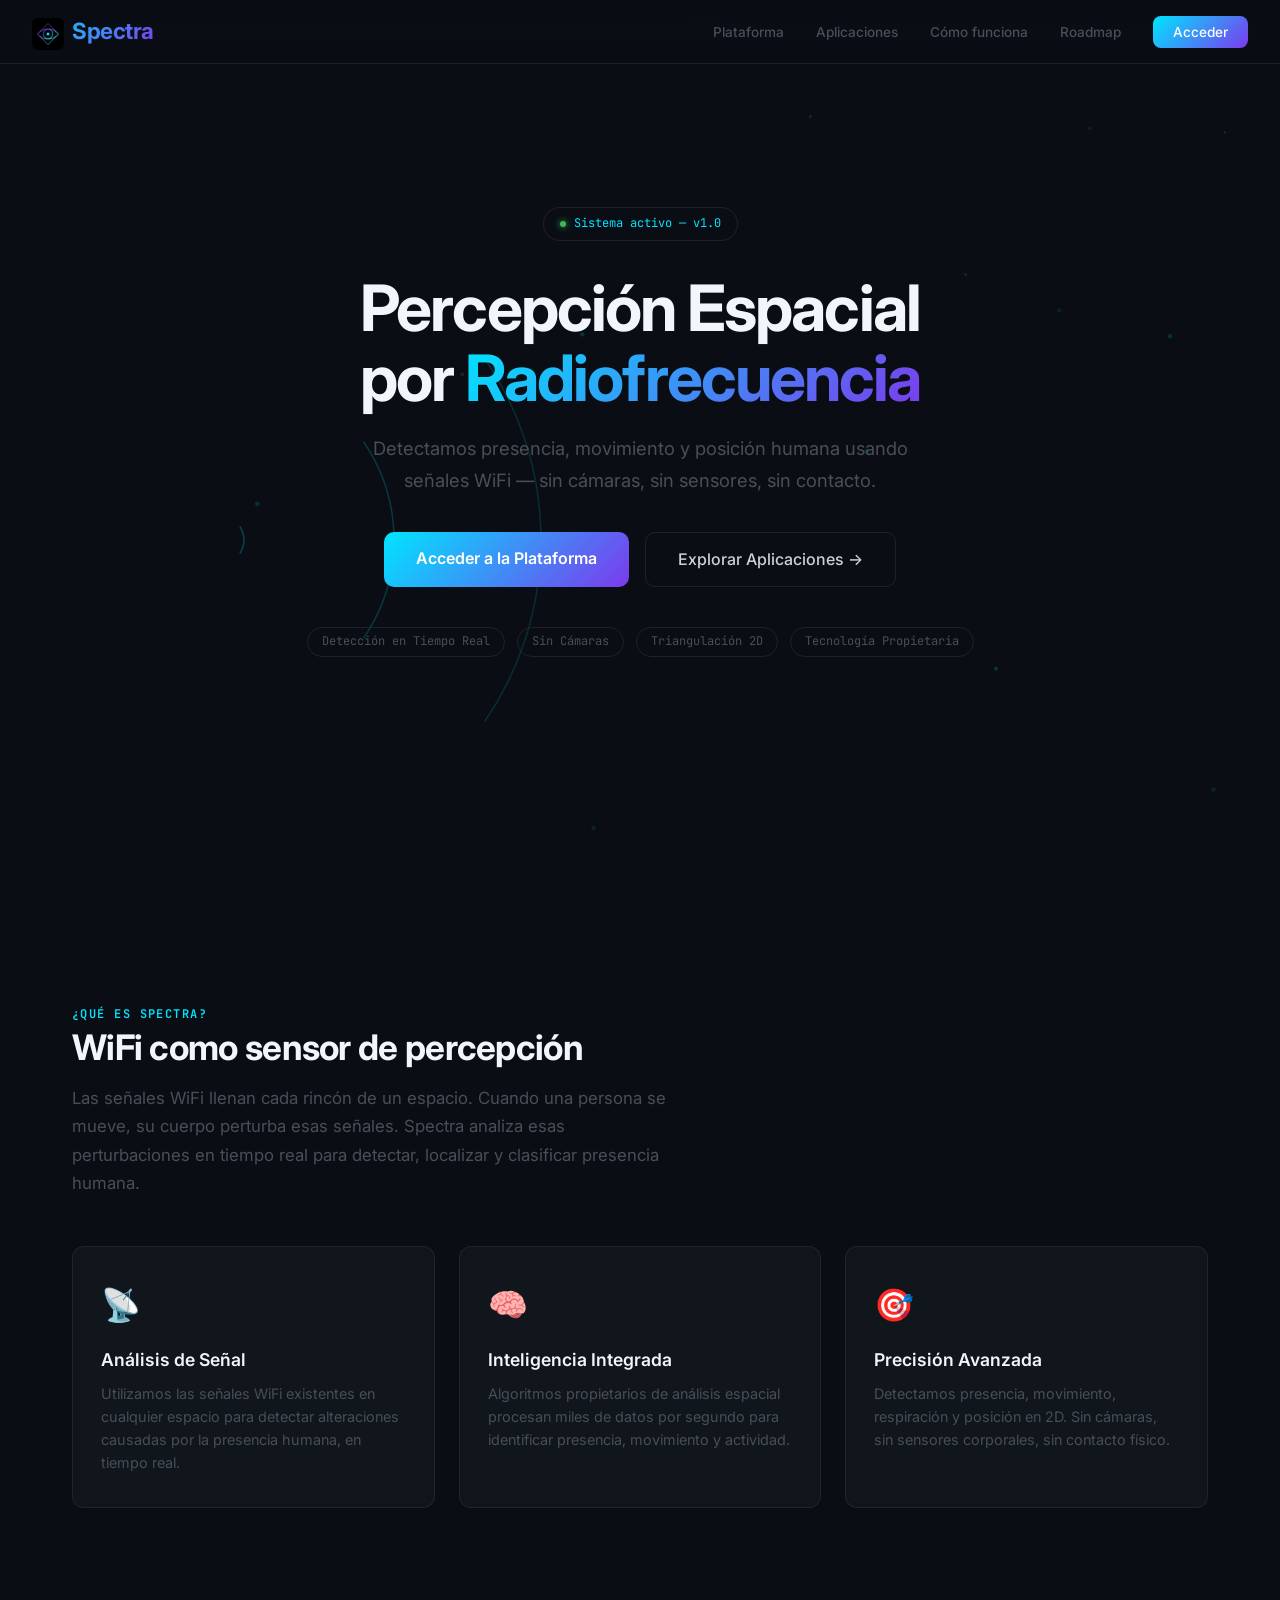
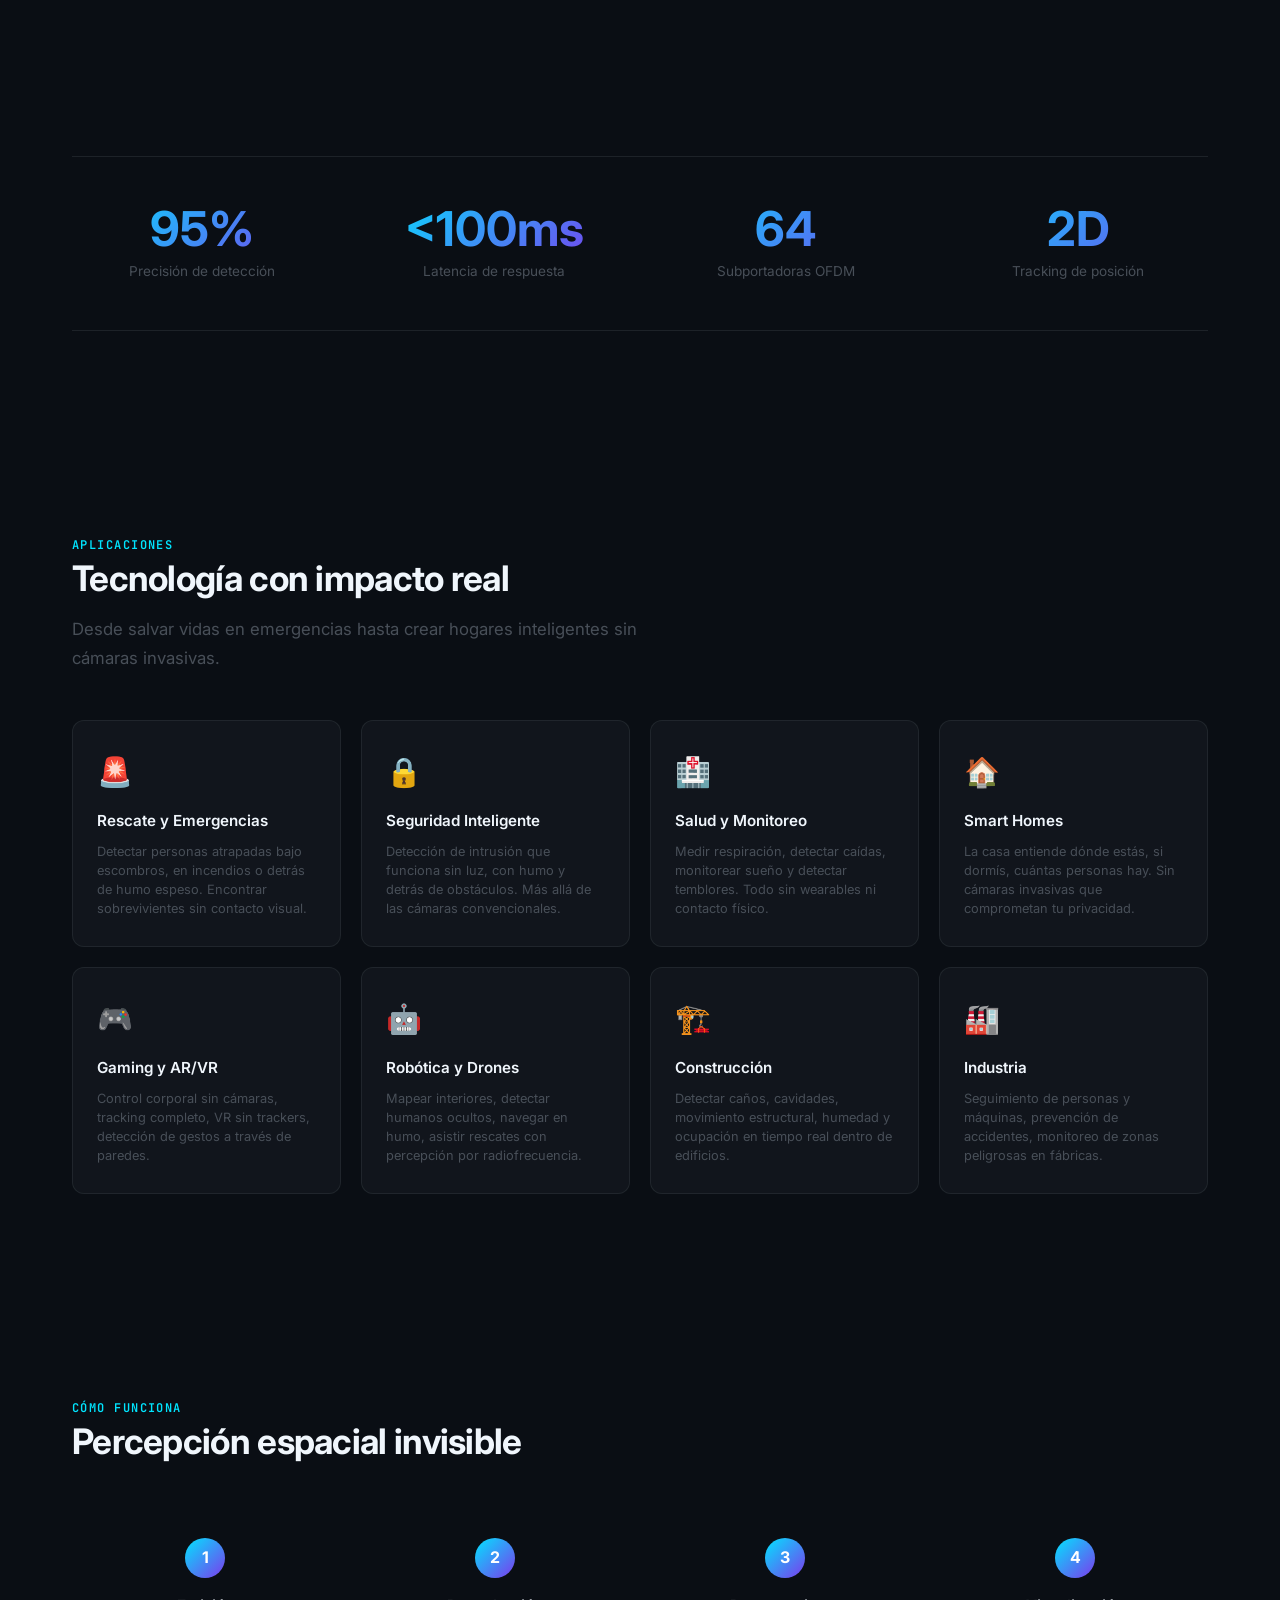
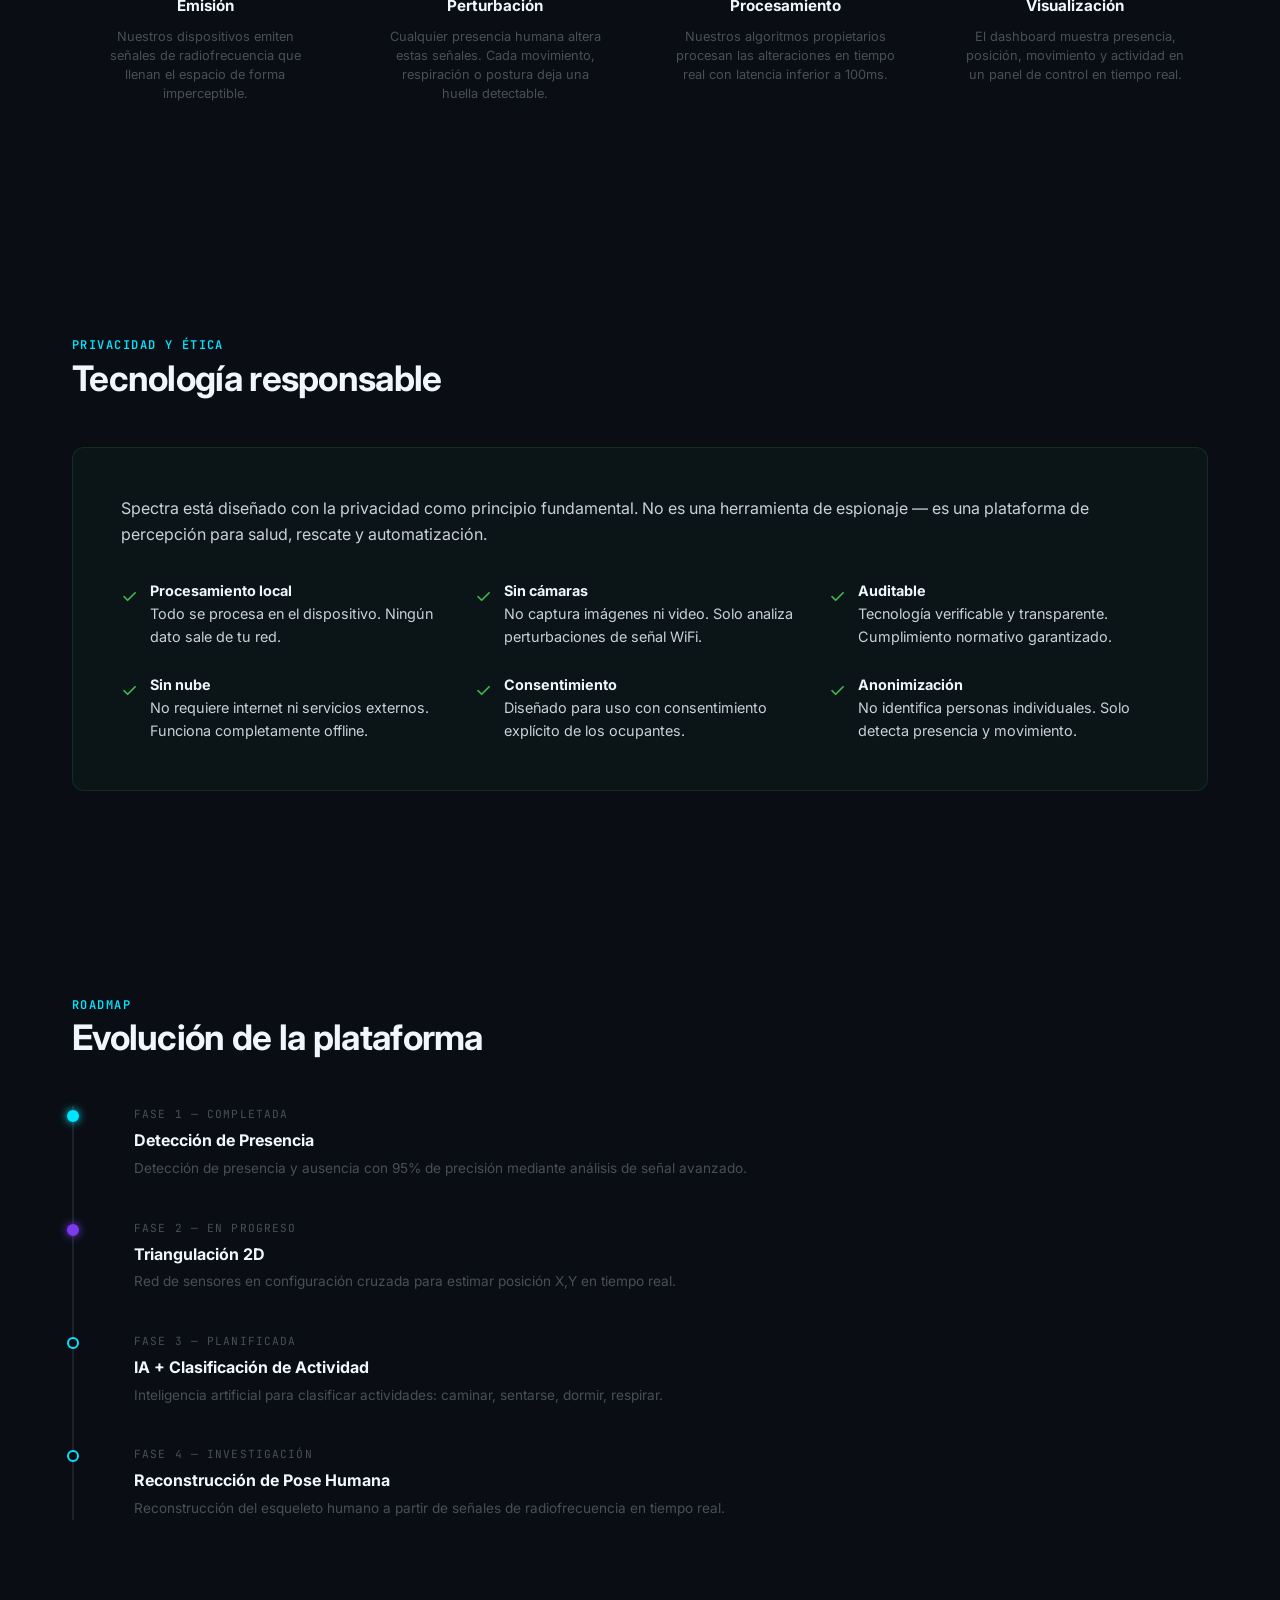
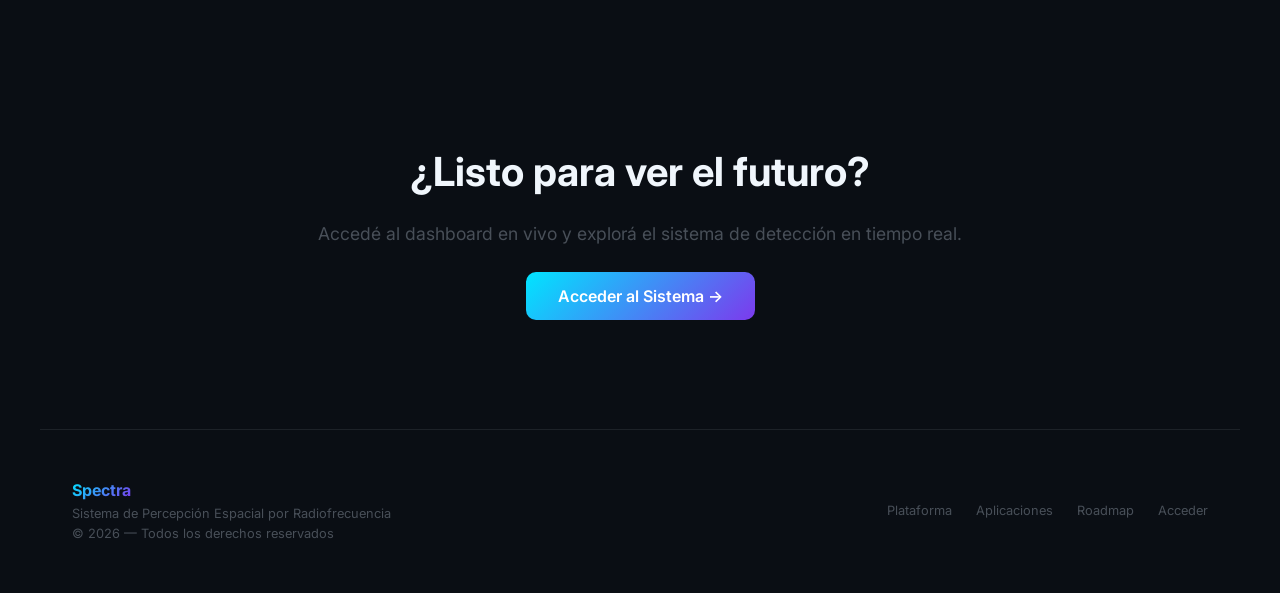
<file: dashboard/index.html>
<!DOCTYPE html>
<html lang="es">
<head>
    <meta charset="UTF-8">
    <meta name="viewport" content="width=device-width, initial-scale=1.0">
    <title>Spectra — Sistema de Percepción Espacial por Radiofrecuencia</title>
    <meta name="description" content="Detectamos presencia, movimiento y posición humana usando señales WiFi. Sin cámaras, sin sensores, sin contacto. Open source.">
    <link rel="preconnect" href="https://fonts.googleapis.com">
    <link rel="preconnect" href="https://fonts.gstatic.com" crossorigin>
    <link href="https://fonts.googleapis.com/css2?family=Inter:wght@300;400;500;600;700&family=JetBrains+Mono:wght@400;500&display=swap" rel="stylesheet">
    <link rel="stylesheet" href="styles-landing.css">
    <link rel="icon" type="image/png" href="favicon.png">
    <link rel="apple-touch-icon" href="apple-touch-icon.png">
</head>
<body>

    <!-- ─── Navbar ─── -->
    <nav class="navbar">
        <a href="#" class="nav-logo"><img src="logo-spectra.png" alt="Spectra" style="width:32px;height:32px;border-radius:6px;vertical-align:middle;margin-right:8px">Spectra</a>
        <ul class="nav-links">
            <li><a href="#que-es">Plataforma</a></li>
            <li><a href="#aplicaciones">Aplicaciones</a></li>
            <li><a href="#como-funciona">Cómo funciona</a></li>
            <li><a href="#roadmap">Roadmap</a></li>
            <li><a href="login.html" class="nav-cta">Acceder</a></li>
        </ul>
    </nav>

    <!-- ─── Hero ─── -->
    <section class="hero" id="inicio">
        <canvas id="hero-canvas"></canvas>
        <div class="hero-content">
            <div class="hero-badge">
                <div class="dot"></div>
                Sistema activo — v1.0
            </div>
            <h1>Percepción Espacial<br>por <span>Radiofrecuencia</span></h1>
            <p class="hero-sub">
                Detectamos presencia, movimiento y posición humana usando señales WiFi — sin cámaras, sin sensores, sin contacto.
            </p>
            <div class="hero-buttons">
                <a href="login.html" class="btn-primary">Acceder a la Plataforma</a>
                <a href="#aplicaciones" class="btn-secondary">Explorar Aplicaciones →</a>
            </div>
            <div class="hero-pills">
                <span class="pill">Detección en Tiempo Real</span>
                <span class="pill">Sin Cámaras</span>
                <span class="pill">Triangulación 2D</span>
                <span class="pill">Tecnología Propietaria</span>
            </div>
        </div>
    </section>

    <!-- ─── ¿Qué es? ─── -->
    <section id="que-es" class="fade-in">
        <span class="section-label">¿Qué es Spectra?</span>
        <h2 class="section-title">WiFi como sensor de percepción</h2>
        <p class="section-desc">
            Las señales WiFi llenan cada rincón de un espacio. Cuando una persona se mueve, su cuerpo perturba esas señales. Spectra analiza esas perturbaciones en tiempo real para detectar, localizar y clasificar presencia humana.
        </p>
        <div class="features-grid">
            <div class="feature-card">
                <div class="feature-icon">📡</div>
                <h3>Análisis de Señal</h3>
                <p>Utilizamos las señales WiFi existentes en cualquier espacio para detectar alteraciones causadas por la presencia humana, en tiempo real.</p>
            </div>
            <div class="feature-card">
                <div class="feature-icon">🧠</div>
                <h3>Inteligencia Integrada</h3>
                <p>Algoritmos propietarios de análisis espacial procesan miles de datos por segundo para identificar presencia, movimiento y actividad.</p>
            </div>
            <div class="feature-card">
                <div class="feature-icon">🎯</div>
                <h3>Precisión Avanzada</h3>
                <p>Detectamos presencia, movimiento, respiración y posición en 2D. Sin cámaras, sin sensores corporales, sin contacto físico.</p>
            </div>
        </div>
    </section>

    <!-- ─── Stats ─── -->
    <section class="fade-in">
        <div class="stats-row">
            <div class="stat-item">
                <div class="stat-value">95%</div>
                <div class="stat-label">Precisión de detección</div>
            </div>
            <div class="stat-item">
                <div class="stat-value"><100ms</div>
                <div class="stat-label">Latencia de respuesta</div>
            </div>
            <div class="stat-item">
                <div class="stat-value">64</div>
                <div class="stat-label">Subportadoras OFDM</div>
            </div>
            <div class="stat-item">
                <div class="stat-value">2D</div>
                <div class="stat-label">Tracking de posición</div>
            </div>
        </div>
    </section>

    <!-- ─── Aplicaciones ─── -->
    <section id="aplicaciones" class="fade-in">
        <span class="section-label">Aplicaciones</span>
        <h2 class="section-title">Tecnología con impacto real</h2>
        <p class="section-desc">
            Desde salvar vidas en emergencias hasta crear hogares inteligentes sin cámaras invasivas.
        </p>
        <div class="apps-grid">
            <div class="app-card">
                <div class="app-icon">🚨</div>
                <h4>Rescate y Emergencias</h4>
                <p>Detectar personas atrapadas bajo escombros, en incendios o detrás de humo espeso. Encontrar sobrevivientes sin contacto visual.</p>
            </div>
            <div class="app-card">
                <div class="app-icon">🔒</div>
                <h4>Seguridad Inteligente</h4>
                <p>Detección de intrusión que funciona sin luz, con humo y detrás de obstáculos. Más allá de las cámaras convencionales.</p>
            </div>
            <div class="app-card">
                <div class="app-icon">🏥</div>
                <h4>Salud y Monitoreo</h4>
                <p>Medir respiración, detectar caídas, monitorear sueño y detectar temblores. Todo sin wearables ni contacto físico.</p>
            </div>
            <div class="app-card">
                <div class="app-icon">🏠</div>
                <h4>Smart Homes</h4>
                <p>La casa entiende dónde estás, si dormís, cuántas personas hay. Sin cámaras invasivas que comprometan tu privacidad.</p>
            </div>
            <div class="app-card">
                <div class="app-icon">🎮</div>
                <h4>Gaming y AR/VR</h4>
                <p>Control corporal sin cámaras, tracking completo, VR sin trackers, detección de gestos a través de paredes.</p>
            </div>
            <div class="app-card">
                <div class="app-icon">🤖</div>
                <h4>Robótica y Drones</h4>
                <p>Mapear interiores, detectar humanos ocultos, navegar en humo, asistir rescates con percepción por radiofrecuencia.</p>
            </div>
            <div class="app-card">
                <div class="app-icon">🏗️</div>
                <h4>Construcción</h4>
                <p>Detectar caños, cavidades, movimiento estructural, humedad y ocupación en tiempo real dentro de edificios.</p>
            </div>
            <div class="app-card">
                <div class="app-icon">🏭</div>
                <h4>Industria</h4>
                <p>Seguimiento de personas y máquinas, prevención de accidentes, monitoreo de zonas peligrosas en fábricas.</p>
            </div>
        </div>
    </section>

    <!-- ─── Cómo funciona ─── -->
    <section id="como-funciona" class="fade-in">
        <span class="section-label">Cómo funciona</span>
        <h2 class="section-title">Percepción espacial invisible</h2>
        <div class="steps-row">
            <div class="step-card">
                <div class="step-num">1</div>
                <h4>Emisión</h4>
                <p>Nuestros dispositivos emiten señales de radiofrecuencia que llenan el espacio de forma imperceptible.</p>
            </div>
            <div class="step-card">
                <div class="step-num">2</div>
                <h4>Perturbación</h4>
                <p>Cualquier presencia humana altera estas señales. Cada movimiento, respiración o postura deja una huella detectable.</p>
            </div>
            <div class="step-card">
                <div class="step-num">3</div>
                <h4>Procesamiento</h4>
                <p>Nuestros algoritmos propietarios procesan las alteraciones en tiempo real con latencia inferior a 100ms.</p>
            </div>
            <div class="step-card">
                <div class="step-num">4</div>
                <h4>Visualización</h4>
                <p>El dashboard muestra presencia, posición, movimiento y actividad en un panel de control en tiempo real.</p>
            </div>
        </div>
    </section>



    <!-- ─── Ética ─── -->
    <section class="fade-in">
        <span class="section-label">Privacidad y Ética</span>
        <h2 class="section-title">Tecnología responsable</h2>
        <div class="ethics-card">
            <p style="font-size: 1rem; color: var(--text); margin-bottom: 24px;">
                Spectra está diseñado con la privacidad como principio fundamental. No es una herramienta de espionaje — es una plataforma de percepción para salud, rescate y automatización.
            </p>
            <div class="ethics-grid">
                <div class="ethics-item">
                    <span class="ethics-check">✓</span>
                    <p><strong>Procesamiento local</strong><br>Todo se procesa en el dispositivo. Ningún dato sale de tu red.</p>
                </div>
                <div class="ethics-item">
                    <span class="ethics-check">✓</span>
                    <p><strong>Sin cámaras</strong><br>No captura imágenes ni video. Solo analiza perturbaciones de señal WiFi.</p>
                </div>
                <div class="ethics-item">
                    <span class="ethics-check">✓</span>
                    <p><strong>Auditable</strong><br>Tecnología verificable y transparente. Cumplimiento normativo garantizado.</p>
                </div>
                <div class="ethics-item">
                    <span class="ethics-check">✓</span>
                    <p><strong>Sin nube</strong><br>No requiere internet ni servicios externos. Funciona completamente offline.</p>
                </div>
                <div class="ethics-item">
                    <span class="ethics-check">✓</span>
                    <p><strong>Consentimiento</strong><br>Diseñado para uso con consentimiento explícito de los ocupantes.</p>
                </div>
                <div class="ethics-item">
                    <span class="ethics-check">✓</span>
                    <p><strong>Anonimización</strong><br>No identifica personas individuales. Solo detecta presencia y movimiento.</p>
                </div>
            </div>
        </div>
    </section>

    <!-- ─── Roadmap ─── -->
    <section id="roadmap" class="fade-in">
        <span class="section-label">Roadmap</span>
        <h2 class="section-title">Evolución de la plataforma</h2>
        <div class="roadmap">
            <div class="roadmap-item">
                <div class="roadmap-dot done"></div>
                <div class="roadmap-phase">Fase 1 — Completada</div>
                <h4>Detección de Presencia</h4>
                <p>Detección de presencia y ausencia con 95% de precisión mediante análisis de señal avanzado.</p>
            </div>
            <div class="roadmap-item">
                <div class="roadmap-dot active"></div>
                <div class="roadmap-phase">Fase 2 — En progreso</div>
                <h4>Triangulación 2D</h4>
                <p>Red de sensores en configuración cruzada para estimar posición X,Y en tiempo real.</p>
            </div>
            <div class="roadmap-item">
                <div class="roadmap-dot"></div>
                <div class="roadmap-phase">Fase 3 — Planificada</div>
                <h4>IA + Clasificación de Actividad</h4>
                <p>Inteligencia artificial para clasificar actividades: caminar, sentarse, dormir, respirar.</p>
            </div>
            <div class="roadmap-item">
                <div class="roadmap-dot"></div>
                <div class="roadmap-phase">Fase 4 — Investigación</div>
                <h4>Reconstrucción de Pose Humana</h4>
                <p>Reconstrucción del esqueleto humano a partir de señales de radiofrecuencia en tiempo real.</p>
            </div>
        </div>
    </section>

    <!-- ─── CTA ─── -->
    <section class="cta-section fade-in">
        <h2>¿Listo para ver el futuro?</h2>
        <p>Accedé al dashboard en vivo y explorá el sistema de detección en tiempo real.</p>
        <a href="login.html" class="btn-primary">Acceder al Sistema →</a>
    </section>

    <!-- ─── Footer ─── -->
    <footer class="footer">
        <div class="footer-brand">
            <strong>Spectra</strong><br>
            Sistema de Percepción Espacial por Radiofrecuencia<br>
            © 2026 — Todos los derechos reservados
        </div>
        <div class="footer-links">
            <a href="#que-es">Plataforma</a>
            <a href="#aplicaciones">Aplicaciones</a>
            <a href="#roadmap">Roadmap</a>
            <a href="login.html">Acceder</a>
        </div>
    </footer>

    <script>
    // ═══ Hero canvas animation ═══
    (function() {
        const canvas = document.getElementById('hero-canvas');
        const ctx = canvas.getContext('2d');

        function resize() {
            canvas.width = canvas.parentElement.offsetWidth;
            canvas.height = canvas.parentElement.offsetHeight;
        }
        resize();
        window.addEventListener('resize', resize);

        const waves = [];
        const particles = [];
        const sourceX = () => canvas.width * 0.15;
        const sourceY = () => canvas.height * 0.6;

        // Spawn waves periodically
        let lastWave = 0;
        function spawnWave(time) {
            if (time - lastWave > 800) {
                waves.push({ born: time, x: sourceX(), y: sourceY() });
                lastWave = time;
            }
        }

        // Particles
        for (let i = 0; i < 30; i++) {
            particles.push({
                x: Math.random() * 2000,
                y: Math.random() * 1200,
                vx: (Math.random() - 0.5) * 0.4,
                vy: (Math.random() - 0.5) * 0.3,
                r: 1 + Math.random() * 1.5,
                alpha: 0.08 + Math.random() * 0.12,
            });
        }

        function draw(time) {
            ctx.clearRect(0, 0, canvas.width, canvas.height);

            spawnWave(time);

            // Draw waves
            for (let i = waves.length - 1; i >= 0; i--) {
                const age = (time - waves[i].born) / 1000;
                const radius = age * 180;
                const alpha = Math.max(0, 0.25 - age * 0.06);

                if (alpha <= 0) { waves.splice(i, 1); continue; }

                ctx.beginPath();
                ctx.arc(waves[i].x, waves[i].y, radius, -0.6, 0.6);
                ctx.strokeStyle = `rgba(0, 229, 255, ${alpha})`;
                ctx.lineWidth = 1.5;
                ctx.stroke();
            }

            // Particles
            particles.forEach(p => {
                p.x += p.vx;
                p.y += p.vy;
                if (p.x < 0 || p.x > canvas.width) p.vx *= -1;
                if (p.y < 0 || p.y > canvas.height) p.vy *= -1;
                ctx.beginPath();
                ctx.arc(p.x, p.y, p.r, 0, Math.PI * 2);
                ctx.fillStyle = `rgba(0, 229, 255, ${p.alpha})`;
                ctx.fill();
            });

            requestAnimationFrame(draw);
        }
        requestAnimationFrame(draw);
    })();

    // ═══ Scroll fade-in ═══
    const observer = new IntersectionObserver((entries) => {
        entries.forEach(entry => {
            if (entry.isIntersecting) {
                entry.target.classList.add('visible');
            }
        });
    }, { threshold: 0.1 });

    document.querySelectorAll('.fade-in').forEach(el => observer.observe(el));
    </script>
</body>
</html>
</file>
<file: dashboard/styles-landing.css>
/* ═══ Spectra Landing Page Styles ═══ */

:root {
    --bg: #0a0e14;
    --bg-card: rgba(22, 27, 34, 0.6);
    --border: rgba(48, 54, 61, 0.5);
    --text: #c9d1d9;
    --text-dim: #484f58;
    --text-bright: #f0f6fc;
    --cyan: #00e5ff;
    --purple: #7c3aed;
    --green: #3fb950;
    --gradient: linear-gradient(135deg, #00e5ff, #7c3aed);
    --radius: 12px;
}

*, *::before, *::after { margin: 0; padding: 0; box-sizing: border-box; }

html { scroll-behavior: smooth; }

body {
    background: var(--bg);
    color: var(--text);
    font-family: 'Inter', -apple-system, system-ui, sans-serif;
    line-height: 1.6;
    overflow-x: hidden;
}

/* ─── Navbar ─── */
.navbar {
    position: fixed;
    top: 0; left: 0; right: 0;
    height: 64px;
    display: flex;
    align-items: center;
    justify-content: space-between;
    padding: 0 32px;
    background: rgba(10, 14, 20, 0.85);
    backdrop-filter: blur(12px);
    border-bottom: 1px solid var(--border);
    z-index: 100;
}

.nav-logo {
    font-size: 1.4rem;
    font-weight: 700;
    background: var(--gradient);
    -webkit-background-clip: text;
    -webkit-text-fill-color: transparent;
    background-clip: text;
    letter-spacing: -0.02em;
    text-decoration: none;
}

.nav-links {
    display: flex;
    align-items: center;
    gap: 32px;
    list-style: none;
}

.nav-links a {
    color: var(--text-dim);
    text-decoration: none;
    font-size: 0.85rem;
    font-weight: 500;
    transition: color 0.2s;
}

.nav-links a:hover { color: var(--text-bright); }

.nav-cta {
    padding: 8px 20px;
    background: var(--gradient);
    color: #fff !important;
    border-radius: 8px;
    font-weight: 600;
    font-size: 0.85rem;
    transition: transform 0.15s, box-shadow 0.2s;
    text-decoration: none;
}

.nav-cta:hover {
    transform: translateY(-1px);
    box-shadow: 0 4px 20px rgba(0, 229, 255, 0.25);
}

/* ─── Sections ─── */
section {
    padding: 100px 32px;
    max-width: 1200px;
    margin: 0 auto;
}

.section-label {
    font-size: 0.75rem;
    font-weight: 600;
    text-transform: uppercase;
    letter-spacing: 0.12em;
    color: var(--cyan);
    margin-bottom: 12px;
    font-family: 'JetBrains Mono', monospace;
}

.section-title {
    font-size: 2.2rem;
    font-weight: 700;
    color: var(--text-bright);
    margin-bottom: 16px;
    letter-spacing: -0.02em;
    line-height: 1.2;
}

.section-desc {
    font-size: 1.05rem;
    color: var(--text-dim);
    max-width: 600px;
    line-height: 1.7;
}

/* ─── Hero ─── */
.hero {
    min-height: 100vh;
    display: flex;
    flex-direction: column;
    align-items: center;
    justify-content: center;
    text-align: center;
    position: relative;
    padding-top: 64px;
}

#hero-canvas {
    position: absolute;
    top: 0; left: 0;
    width: 100%; height: 100%;
    z-index: 0;
}

.hero-content {
    position: relative;
    z-index: 1;
    max-width: 800px;
}

.hero-badge {
    display: inline-flex;
    align-items: center;
    gap: 8px;
    padding: 6px 16px;
    border: 1px solid var(--border);
    border-radius: 20px;
    font-size: 0.75rem;
    color: var(--cyan);
    margin-bottom: 32px;
    font-family: 'JetBrains Mono', monospace;
}

.hero-badge .dot {
    width: 6px; height: 6px;
    border-radius: 50%;
    background: var(--green);
    box-shadow: 0 0 6px var(--green);
}

.hero h1 {
    font-size: clamp(2.5rem, 6vw, 4rem);
    font-weight: 700;
    color: var(--text-bright);
    line-height: 1.1;
    letter-spacing: -0.03em;
    margin-bottom: 20px;
}

.hero h1 span {
    background: var(--gradient);
    -webkit-background-clip: text;
    -webkit-text-fill-color: transparent;
    background-clip: text;
}

.hero-sub {
    font-size: 1.15rem;
    color: var(--text-dim);
    max-width: 580px;
    margin: 0 auto 36px;
    line-height: 1.7;
}

.hero-buttons {
    display: flex;
    gap: 16px;
    justify-content: center;
    flex-wrap: wrap;
    margin-bottom: 40px;
}

.btn-primary {
    padding: 14px 32px;
    background: var(--gradient);
    color: #fff;
    border: none;
    border-radius: 10px;
    font-size: 1rem;
    font-weight: 600;
    cursor: pointer;
    text-decoration: none;
    transition: transform 0.15s, box-shadow 0.2s;
}

.btn-primary:hover {
    transform: translateY(-2px);
    box-shadow: 0 8px 30px rgba(0, 229, 255, 0.25);
}

.btn-secondary {
    padding: 14px 32px;
    background: transparent;
    color: var(--text);
    border: 1px solid var(--border);
    border-radius: 10px;
    font-size: 1rem;
    font-weight: 500;
    cursor: pointer;
    text-decoration: none;
    transition: border-color 0.2s, color 0.2s;
}

.btn-secondary:hover {
    border-color: var(--text-dim);
    color: var(--text-bright);
}

.hero-pills {
    display: flex;
    gap: 12px;
    justify-content: center;
    flex-wrap: wrap;
}

.pill {
    padding: 4px 14px;
    border: 1px solid var(--border);
    border-radius: 16px;
    font-size: 0.75rem;
    color: var(--text-dim);
    font-family: 'JetBrains Mono', monospace;
}

/* ─── Features Grid ─── */
.features-grid {
    display: grid;
    grid-template-columns: repeat(3, 1fr);
    gap: 24px;
    margin-top: 48px;
}

.feature-card {
    background: var(--bg-card);
    border: 1px solid var(--border);
    border-radius: var(--radius);
    padding: 32px 28px;
    backdrop-filter: blur(8px);
    transition: transform 0.2s, border-color 0.2s;
}

.feature-card:hover {
    transform: translateY(-4px);
    border-color: rgba(0, 229, 255, 0.3);
}

.feature-icon {
    font-size: 2rem;
    margin-bottom: 16px;
}

.feature-card h3 {
    font-size: 1.1rem;
    font-weight: 600;
    color: var(--text-bright);
    margin-bottom: 8px;
}

.feature-card p {
    font-size: 0.9rem;
    color: var(--text-dim);
    line-height: 1.6;
}

/* ─── Stats ─── */
.stats-row {
    display: grid;
    grid-template-columns: repeat(4, 1fr);
    gap: 32px;
    margin-top: 48px;
    padding: 48px 0;
    border-top: 1px solid var(--border);
    border-bottom: 1px solid var(--border);
}

.stat-item { text-align: center; }

.stat-value {
    font-size: 3rem;
    font-weight: 700;
    background: var(--gradient);
    -webkit-background-clip: text;
    -webkit-text-fill-color: transparent;
    background-clip: text;
    line-height: 1;
    margin-bottom: 8px;
}

.stat-label {
    font-size: 0.85rem;
    color: var(--text-dim);
}

/* ─── Apps Grid ─── */
.apps-grid {
    display: grid;
    grid-template-columns: repeat(4, 1fr);
    gap: 20px;
    margin-top: 48px;
}

.app-card {
    background: var(--bg-card);
    border: 1px solid var(--border);
    border-radius: var(--radius);
    padding: 28px 24px;
    transition: transform 0.2s, border-color 0.2s;
}

.app-card:hover {
    transform: translateY(-3px);
    border-color: rgba(124, 58, 237, 0.4);
}

.app-icon {
    font-size: 1.8rem;
    margin-bottom: 14px;
}

.app-card h4 {
    font-size: 0.95rem;
    font-weight: 600;
    color: var(--text-bright);
    margin-bottom: 8px;
}

.app-card p {
    font-size: 0.8rem;
    color: var(--text-dim);
    line-height: 1.5;
}

/* ─── Tech Section ─── */
.tech-layout {
    display: grid;
    grid-template-columns: 1.2fr 0.8fr;
    gap: 48px;
    margin-top: 48px;
    align-items: start;
}

.tech-diagram {
    background: var(--bg-card);
    border: 1px solid var(--border);
    border-radius: var(--radius);
    padding: 32px;
}

.tech-flow {
    display: flex;
    flex-direction: column;
    gap: 16px;
}

.tech-node {
    display: flex;
    align-items: center;
    gap: 16px;
    padding: 14px 18px;
    background: rgba(13, 17, 23, 0.6);
    border: 1px solid var(--border);
    border-radius: 8px;
}

.tech-node-icon {
    font-size: 1.5rem;
    flex-shrink: 0;
}

.tech-node-text { flex: 1; }

.tech-node-text strong {
    display: block;
    color: var(--text-bright);
    font-size: 0.9rem;
}

.tech-node-text span {
    font-size: 0.75rem;
    color: var(--text-dim);
    font-family: 'JetBrains Mono', monospace;
}

.tech-arrow {
    text-align: center;
    color: var(--cyan);
    font-size: 1.2rem;
}

.tech-stack-list { list-style: none; }

.tech-stack-cat {
    margin-bottom: 24px;
}

.tech-stack-cat h4 {
    font-size: 0.75rem;
    text-transform: uppercase;
    letter-spacing: 0.1em;
    color: var(--cyan);
    margin-bottom: 10px;
    font-family: 'JetBrains Mono', monospace;
}

.tech-tags {
    display: flex;
    flex-wrap: wrap;
    gap: 8px;
}

.tech-tag {
    padding: 6px 14px;
    background: rgba(0, 229, 255, 0.06);
    border: 1px solid rgba(0, 229, 255, 0.15);
    border-radius: 6px;
    font-size: 0.8rem;
    color: var(--text);
    font-family: 'JetBrains Mono', monospace;
}

/* ─── Steps ─── */
.steps-row {
    display: grid;
    grid-template-columns: repeat(4, 1fr);
    gap: 24px;
    margin-top: 48px;
}

.step-card {
    text-align: center;
    padding: 28px 20px;
    position: relative;
}

.step-num {
    width: 40px; height: 40px;
    border-radius: 50%;
    background: var(--gradient);
    color: #fff;
    display: flex;
    align-items: center;
    justify-content: center;
    font-weight: 700;
    font-size: 1rem;
    margin: 0 auto 16px;
}

.step-card h4 {
    font-size: 0.95rem;
    color: var(--text-bright);
    margin-bottom: 8px;
}

.step-card p {
    font-size: 0.8rem;
    color: var(--text-dim);
    line-height: 1.5;
}

/* ─── Ethics ─── */
.ethics-card {
    background: rgba(63, 185, 80, 0.04);
    border: 1px solid rgba(63, 185, 80, 0.15);
    border-radius: var(--radius);
    padding: 48px;
    margin-top: 48px;
}

.ethics-grid {
    display: grid;
    grid-template-columns: repeat(3, 1fr);
    gap: 24px;
    margin-top: 32px;
}

.ethics-item {
    display: flex;
    gap: 12px;
    align-items: flex-start;
}

.ethics-check {
    color: var(--green);
    font-size: 1.2rem;
    flex-shrink: 0;
    margin-top: 2px;
}

.ethics-item p {
    font-size: 0.9rem;
    color: var(--text);
}

.ethics-item strong {
    color: var(--text-bright);
}

/* ─── Roadmap ─── */
.roadmap {
    margin-top: 48px;
    padding-left: 28px;
    border-left: 2px solid var(--border);
}

.roadmap-item {
    position: relative;
    padding: 0 0 40px 32px;
}

.roadmap-item:last-child { padding-bottom: 0; }

.roadmap-dot {
    position: absolute;
    left: -35px;
    top: 4px;
    width: 12px; height: 12px;
    border-radius: 50%;
    border: 2px solid var(--cyan);
    background: var(--bg);
}

.roadmap-dot.done {
    background: var(--cyan);
    box-shadow: 0 0 8px var(--cyan);
}

.roadmap-dot.active {
    background: var(--purple);
    border-color: var(--purple);
    box-shadow: 0 0 8px var(--purple);
}

.roadmap-phase {
    font-size: 0.7rem;
    color: var(--text-dim);
    text-transform: uppercase;
    letter-spacing: 0.1em;
    font-family: 'JetBrains Mono', monospace;
    margin-bottom: 4px;
}

.roadmap-item h4 {
    font-size: 1rem;
    color: var(--text-bright);
    margin-bottom: 4px;
}

.roadmap-item p {
    font-size: 0.85rem;
    color: var(--text-dim);
}

/* ─── CTA ─── */
.cta-section {
    text-align: center;
    padding: 120px 32px;
}

.cta-section h2 {
    font-size: 2.5rem;
    font-weight: 700;
    color: var(--text-bright);
    margin-bottom: 16px;
}

.cta-section p {
    color: var(--text-dim);
    font-size: 1.1rem;
    margin-bottom: 36px;
}

/* ─── Footer ─── */
.footer {
    border-top: 1px solid var(--border);
    padding: 48px 32px;
    max-width: 1200px;
    margin: 0 auto;
    display: flex;
    justify-content: space-between;
    align-items: center;
}

.footer-brand {
    font-size: 0.8rem;
    color: var(--text-dim);
}

.footer-brand strong {
    background: var(--gradient);
    -webkit-background-clip: text;
    -webkit-text-fill-color: transparent;
    background-clip: text;
    font-size: 1rem;
}

.footer-links {
    display: flex;
    gap: 24px;
}

.footer-links a {
    color: var(--text-dim);
    text-decoration: none;
    font-size: 0.8rem;
    transition: color 0.2s;
}

.footer-links a:hover { color: var(--text); }

/* ─── Fade-in animation ─── */
.fade-in {
    opacity: 0;
    transform: translateY(24px);
    transition: opacity 0.6s ease-out, transform 0.6s ease-out;
}

.fade-in.visible {
    opacity: 1;
    transform: translateY(0);
}

/* ─── Responsive ─── */
@media (max-width: 900px) {
    .features-grid, .apps-grid, .stats-row, .steps-row, .ethics-grid {
        grid-template-columns: repeat(2, 1fr);
    }
    .tech-layout { grid-template-columns: 1fr; }
    .navbar { padding: 0 16px; }
    .nav-links { display: none; }
    section { padding: 60px 20px; }
    .footer { flex-direction: column; gap: 16px; text-align: center; }
}

@media (max-width: 600px) {
    .features-grid, .apps-grid, .stats-row, .steps-row, .ethics-grid {
        grid-template-columns: 1fr;
    }
    .hero h1 { font-size: 2rem; }
    .section-title { font-size: 1.6rem; }
    .stat-value { font-size: 2rem; }
}
</file>
